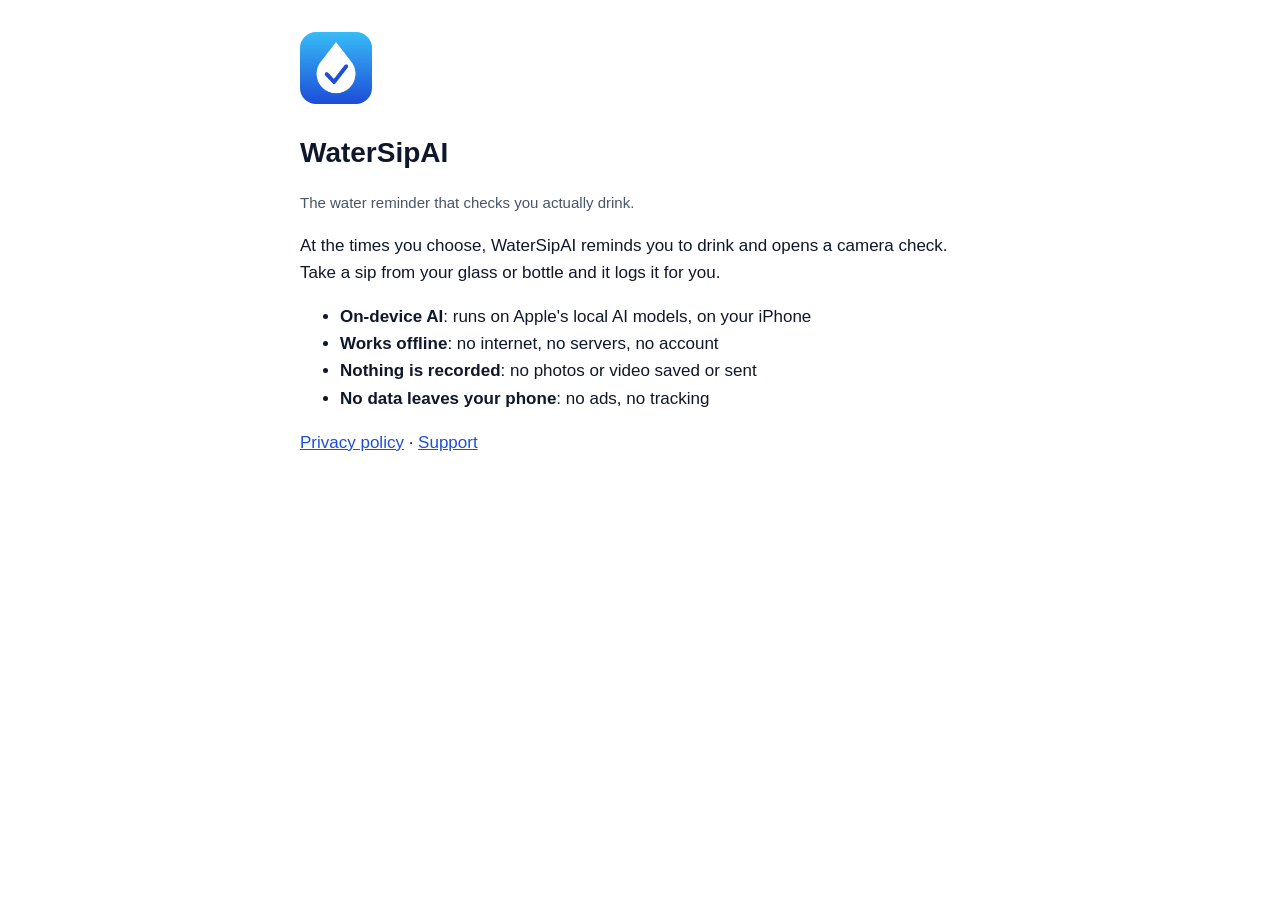
<file: docs/index.html>
<!doctype html>
<html lang="en">
<head>
<meta charset="utf-8">
<meta name="viewport" content="width=device-width, initial-scale=1">
<title>WaterSipAI: Water Reminder</title>
<link rel="stylesheet" href="style.css">
</head>
<body>
<main>
<img class="icon" src="icon.png" alt="WaterSipAI icon">
<h1>WaterSipAI</h1>
<p class="muted">The water reminder that checks you actually drink.</p>
<p>At the times you choose, WaterSipAI reminds you to drink and opens a camera check. Take a sip from your glass or bottle and it logs it for you.</p>
<ul>
<li><strong>On-device AI</strong>: runs on Apple's local AI models, on your iPhone</li>
<li><strong>Works offline</strong>: no internet, no servers, no account</li>
<li><strong>Nothing is recorded</strong>: no photos or video saved or sent</li>
<li><strong>No data leaves your phone</strong>: no ads, no tracking</li>
</ul>
<p><a href="privacy.html">Privacy policy</a> · <a href="support.html">Support</a></p>
</main>
</body>
</html>
</file>
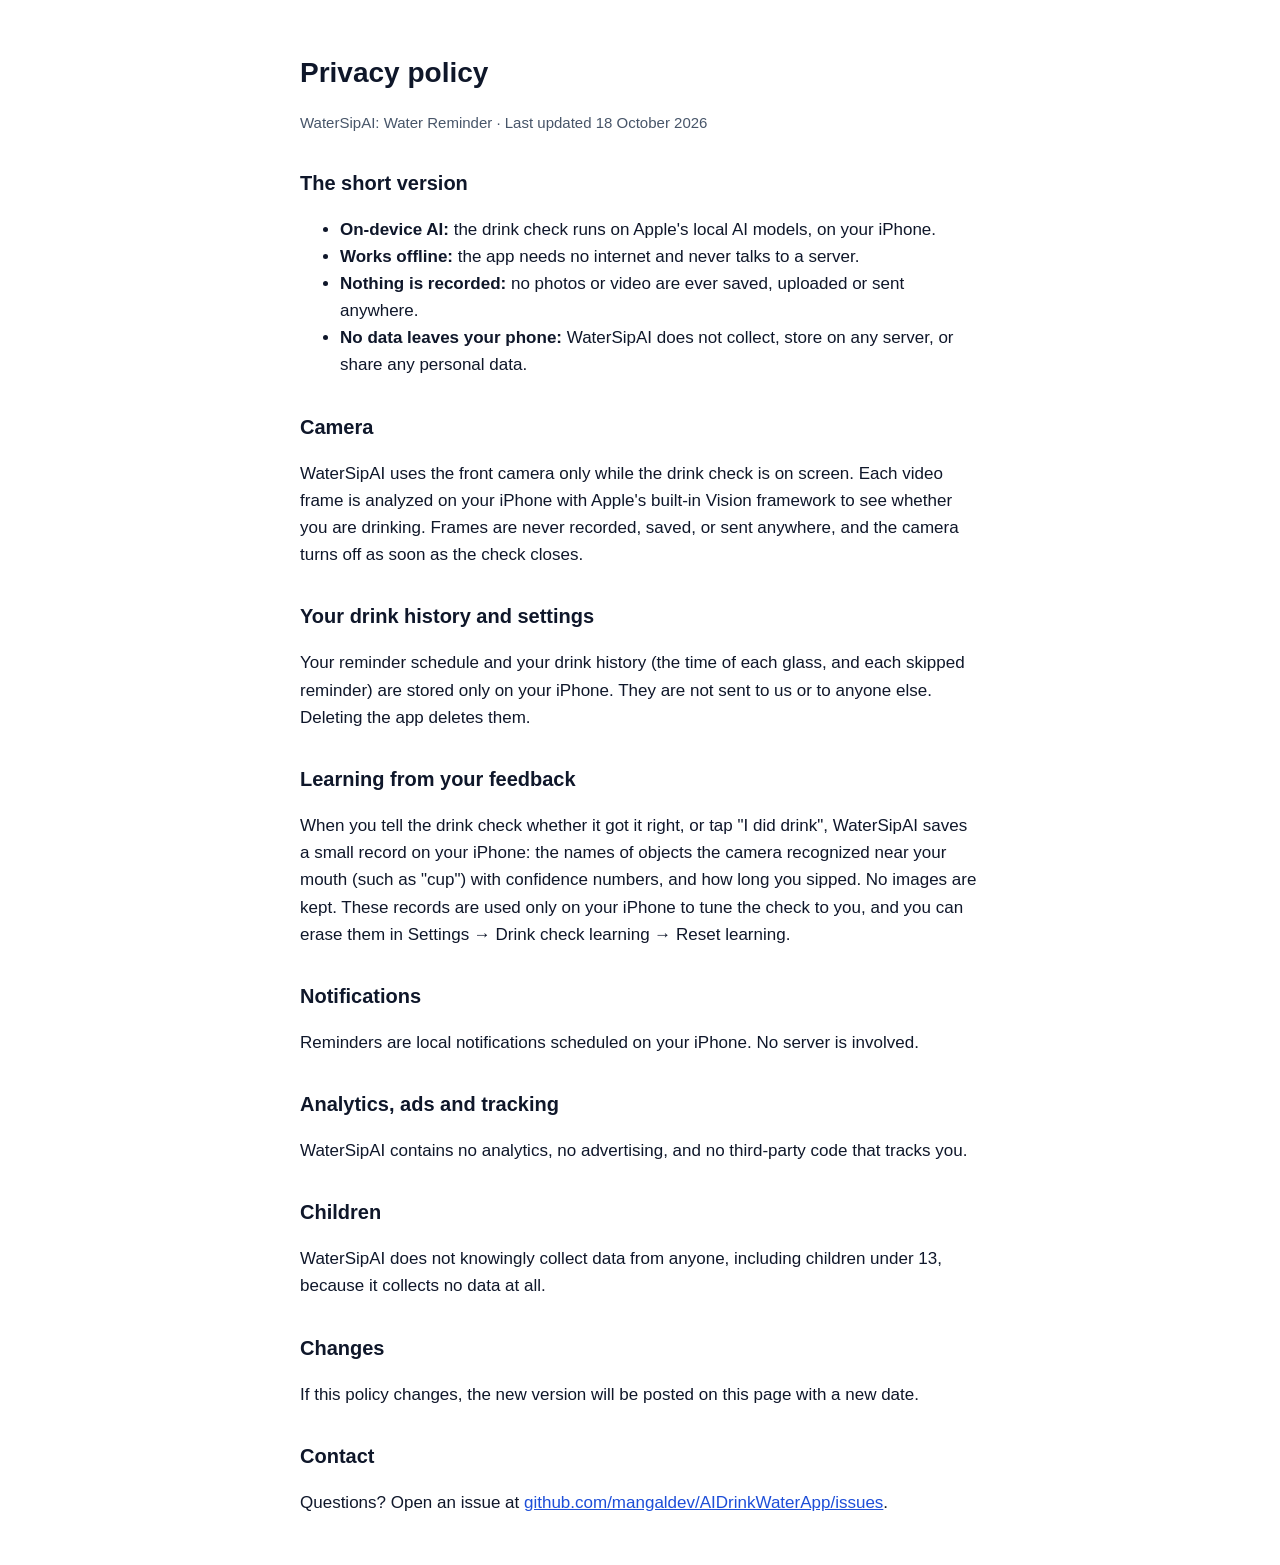
<file: docs/privacy.html>
<!doctype html>
<html lang="en">
<head>
<meta charset="utf-8">
<meta name="viewport" content="width=device-width, initial-scale=1">
<title>WaterSipAI Privacy Policy</title>
<link rel="stylesheet" href="style.css">
</head>
<body>
<main>
<h1>Privacy policy</h1>
<p class="muted">WaterSipAI: Water Reminder · Last updated 18 October 2026</p>

<h2>The short version</h2>
<ul>
<li><strong>On-device AI:</strong> the drink check runs on Apple's local AI models, on your iPhone.</li>
<li><strong>Works offline:</strong> the app needs no internet and never talks to a server.</li>
<li><strong>Nothing is recorded:</strong> no photos or video are ever saved, uploaded or sent anywhere.</li>
<li><strong>No data leaves your phone:</strong> WaterSipAI does not collect, store on any server, or share any personal data.</li>
</ul>

<h2>Camera</h2>
<p>WaterSipAI uses the front camera only while the drink check is on screen. Each video frame is analyzed on your iPhone with Apple's built-in Vision framework to see whether you are drinking. Frames are never recorded, saved, or sent anywhere, and the camera turns off as soon as the check closes.</p>

<h2>Your drink history and settings</h2>
<p>Your reminder schedule and your drink history (the time of each glass, and each skipped reminder) are stored only on your iPhone. They are not sent to us or to anyone else. Deleting the app deletes them.</p>

<h2>Learning from your feedback</h2>
<p>When you tell the drink check whether it got it right, or tap "I did drink", WaterSipAI saves a small record on your iPhone: the names of objects the camera recognized near your mouth (such as "cup") with confidence numbers, and how long you sipped. No images are kept. These records are used only on your iPhone to tune the check to you, and you can erase them in Settings → Drink check learning → Reset learning.</p>

<h2>Notifications</h2>
<p>Reminders are local notifications scheduled on your iPhone. No server is involved.</p>

<h2>Analytics, ads and tracking</h2>
<p>WaterSipAI contains no analytics, no advertising, and no third-party code that tracks you.</p>

<h2>Children</h2>
<p>WaterSipAI does not knowingly collect data from anyone, including children under 13, because it collects no data at all.</p>

<h2>Changes</h2>
<p>If this policy changes, the new version will be posted on this page with a new date.</p>

<h2>Contact</h2>
<p>Questions? Open an issue at <a href="https://github.com/mangaldev/AIDrinkWaterApp/issues">github.com/mangaldev/AIDrinkWaterApp/issues</a>.</p>
</main>
</body>
</html>
</file>
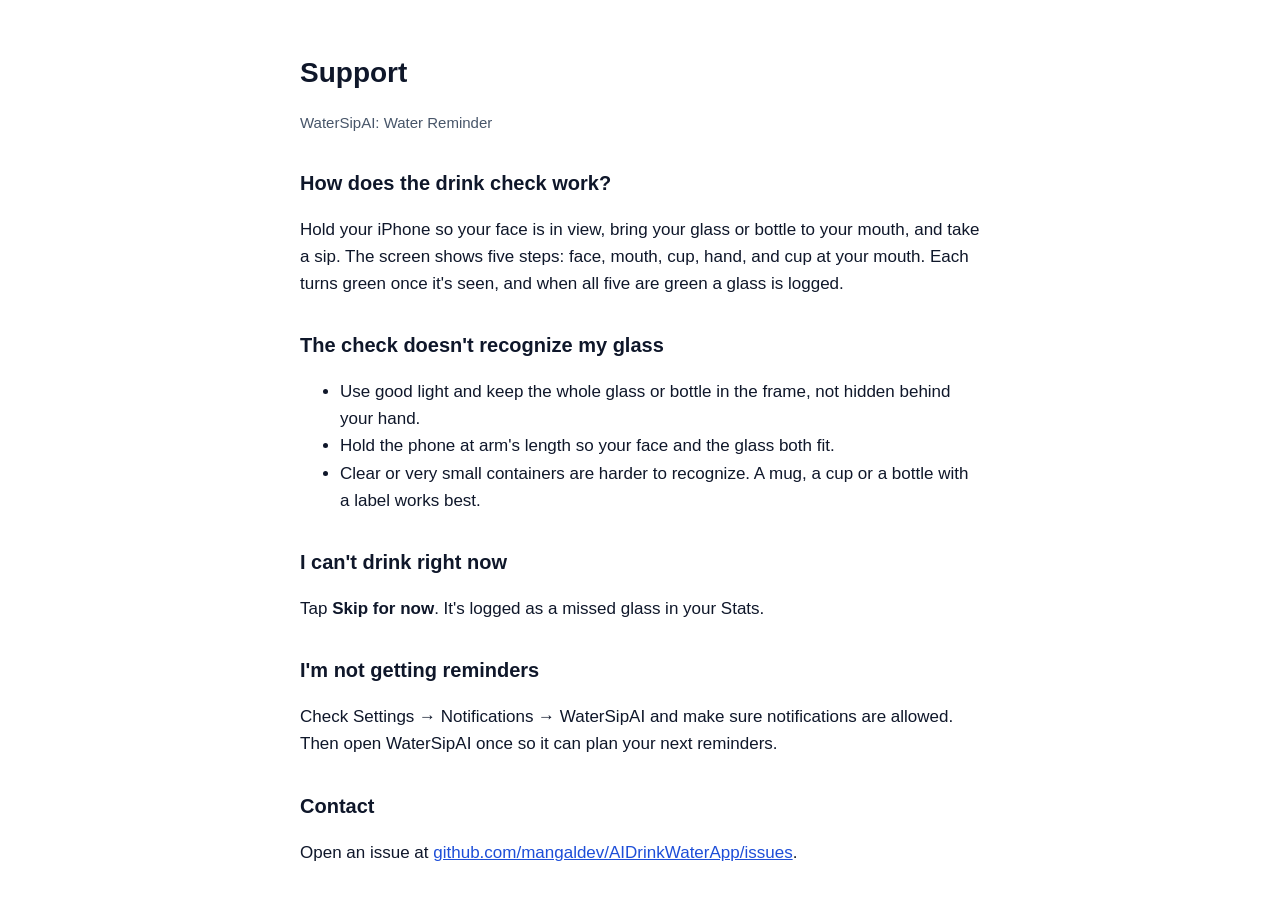
<file: docs/support.html>
<!doctype html>
<html lang="en">
<head>
<meta charset="utf-8">
<meta name="viewport" content="width=device-width, initial-scale=1">
<title>WaterSipAI Support</title>
<link rel="stylesheet" href="style.css">
</head>
<body>
<main>
<h1>Support</h1>
<p class="muted">WaterSipAI: Water Reminder</p>

<h2>How does the drink check work?</h2>
<p>Hold your iPhone so your face is in view, bring your glass or bottle to your mouth, and take a sip. The screen shows five steps: face, mouth, cup, hand, and cup at your mouth. Each turns green once it's seen, and when all five are green a glass is logged.</p>

<h2>The check doesn't recognize my glass</h2>
<ul>
<li>Use good light and keep the whole glass or bottle in the frame, not hidden behind your hand.</li>
<li>Hold the phone at arm's length so your face and the glass both fit.</li>
<li>Clear or very small containers are harder to recognize. A mug, a cup or a bottle with a label works best.</li>
</ul>

<h2>I can't drink right now</h2>
<p>Tap <strong>Skip for now</strong>. It's logged as a missed glass in your Stats.</p>

<h2>I'm not getting reminders</h2>
<p>Check Settings → Notifications → WaterSipAI and make sure notifications are allowed. Then open WaterSipAI once so it can plan your next reminders.</p>

<h2>Contact</h2>
<p>Open an issue at <a href="https://github.com/mangaldev/AIDrinkWaterApp/issues">github.com/mangaldev/AIDrinkWaterApp/issues</a>.</p>
</main>
</body>
</html>
</file>
<file: docs/style.css>
:root { --bg: #ffffff; --text: #0f172a; --muted: #475569; --accent: #1d4ed8; }
@media (prefers-color-scheme: dark) { :root { --bg: #0b1220; --text: #e2e8f0; --muted: #94a3b8; --accent: #60a5fa; } }
body { background: var(--bg); color: var(--text); font: 17px/1.6 -apple-system, BlinkMacSystemFont, "Segoe UI", sans-serif; margin: 0; padding: 32px 16px; }
main { max-width: 680px; margin: 0 auto; }
h1 { font-size: 28px; margin-bottom: 4px; }
h2 { font-size: 20px; margin-top: 32px; }
p, li { color: var(--text); }
.muted { color: var(--muted); font-size: 15px; }
a { color: var(--accent); }
img.icon { width: 72px; height: 72px; border-radius: 16px; }
</file>
